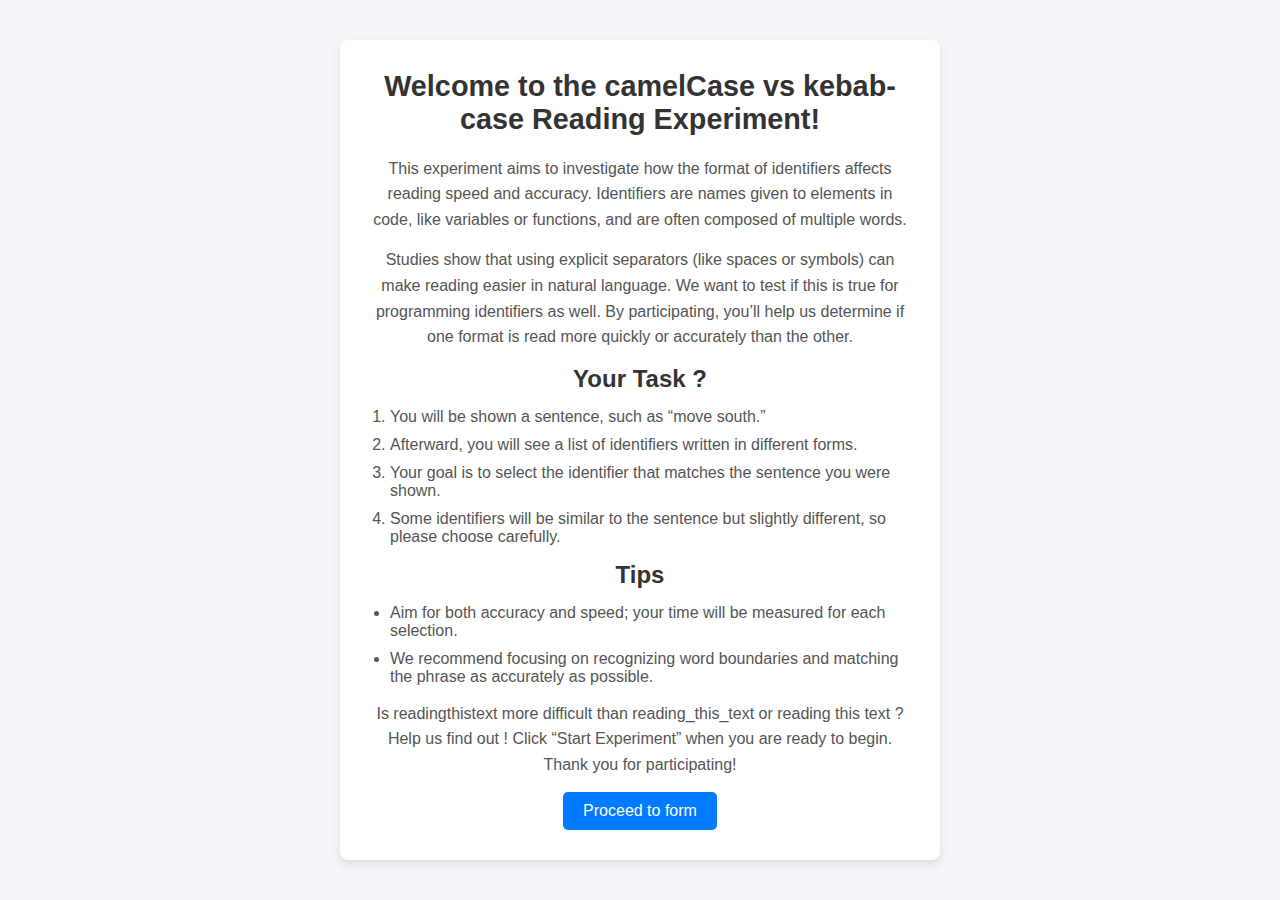
<file: Exp/index.html>
<!DOCTYPE html>
<html lang="en">
<head>
    <meta charset="UTF-8">
    <meta name="viewport" content="width=device-width, initial-scale=1.0">
    <title>camelCase vs kebab-case Experiment</title>
    <link rel="stylesheet" href="./css/home.css">
</head>
<body>
    <div id="welcome">
        <h1>Welcome to the camelCase vs kebab-case Reading Experiment!</h1>
        
        <p>This experiment aims to investigate how the format of identifiers affects reading speed and accuracy.
            Identifiers are names given to elements in code, like variables or functions, and are often composed of multiple words.</p>
        
      

       
        <p>Studies show that using explicit separators (like spaces or symbols) can make reading easier in natural language.
            We want to test if this is true for programming identifiers as well. By participating, you’ll help us determine
            if one format is read more quickly or accurately than the other.</p>
        
        <h2>Your Task ?</h2>
        <ol>
            <li>You will be shown a sentence, such as “move south.”</li>
            <li>Afterward, you will see a list of identifiers written in different forms.</li>
            <li>Your goal is to select the identifier that matches the sentence you were shown.</li>
            <li>Some identifiers will be similar to the sentence but slightly different, so please choose carefully.</li>
        </ol>
        
        <h2>Tips</h2>
        <ul>
            <li>Aim for both accuracy and speed; your time will be measured for each selection.</li>
            <li>We recommend focusing on recognizing word boundaries and matching the phrase as accurately as possible.</li>
        </ul>
        
       
        
        <p> Is readingthistext more difficult than reading_this_text or reading this text ? Help us find out !
            Click “Start Experiment” when you are ready to begin. Thank you for participating!</p>
        
            <a href="demographics.html">
                <button>Proceed to form</button>
            </a>
    </div>

    <!-- Demographics and other sections here -->
</body>
</html>
</file>
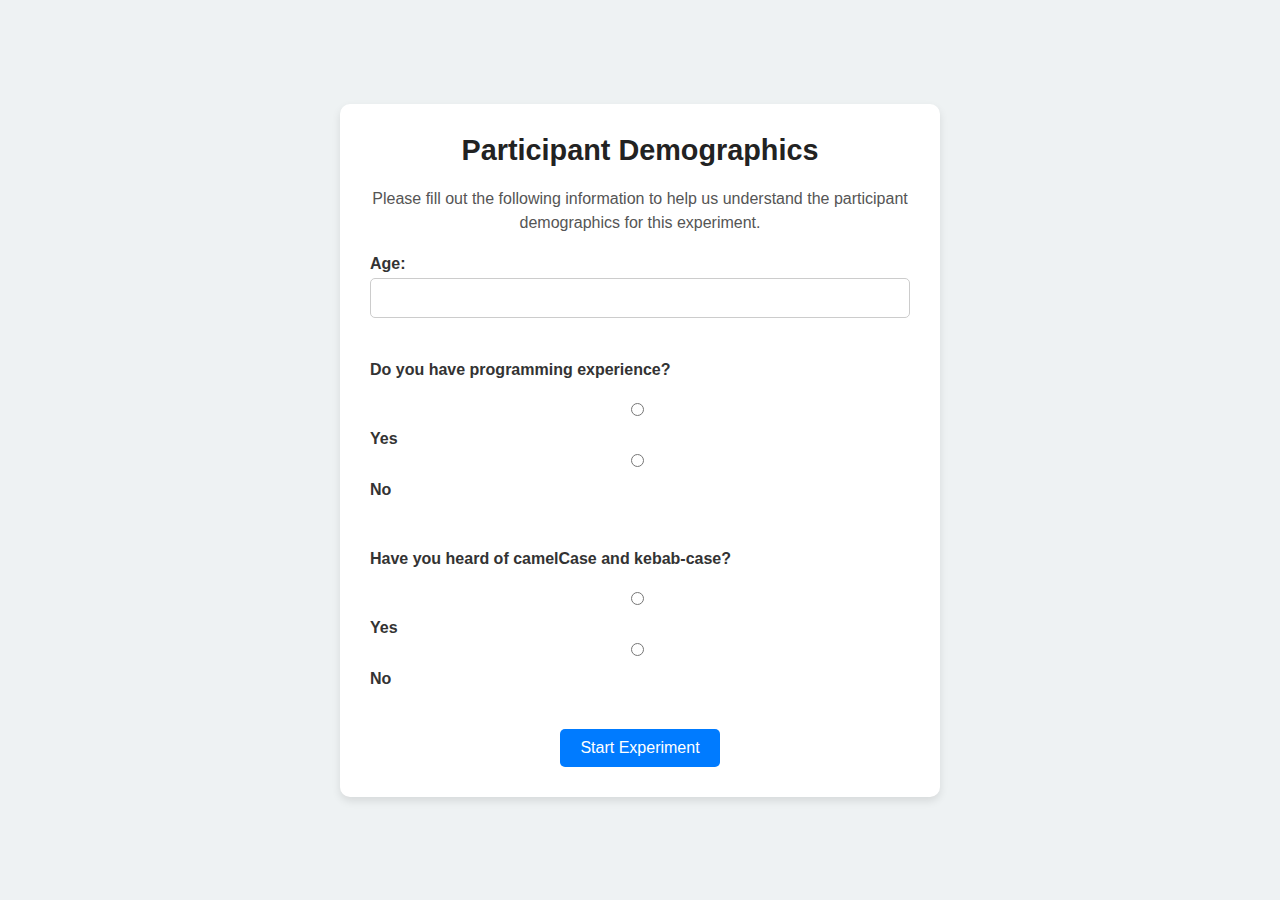
<file: Exp/demographics.html>
<!DOCTYPE html>
<html lang="en">
<head>
    <meta charset="UTF-8">
    <meta name="viewport" content="width=device-width, initial-scale=1.0">
    <title>Demographics Form</title>
    <link rel="stylesheet" href="./css/form.css">
    <script src="./js/form_script.js" defer></script>
</head>
<body>
    <div id="demographics">
        <h1>Participant Demographics</h1>
        <p>Please fill out the following information to help us understand the participant demographics for this experiment.</p>
        
        <form id="demographicsForm">
            <!-- Age Input -->
            <label for="age">Age:</label>
            <input type="number" id="age" name="age" required><br><br>

            <!-- Programming Experience Question -->
            <label>Do you have programming experience?</label><br>
            <input type="radio" id="experienceYes" name="experience" value="yes" onclick="toggleExperienceLevel(true)" required>
            <label for="experienceYes">Yes</label>
            <input type="radio" id="experienceNo" name="experience" value="no" onclick="toggleExperienceLevel(false)">
            <label for="experienceNo">No</label><br><br>

            <!-- Programming Level (Hidden by default) -->
            <div id="experienceLevel" style="display: none;">
                <label for="level">Please select your programming level:</label><br>
                <select id="level" name="level">
                    <option value="beginner">Beginner</option>
                    <option value="intermediate">Intermediate</option>
                    <option value="advanced">Advanced</option>
                </select><br><br>
            </div>

            <!-- Familiarity with camelCase and kebab-case -->
            <label>Have you heard of camelCase and kebab-case?</label><br>
            <input type="radio" id="familiarityYes" name="familiarity" value="yes" required>
            <label for="familiarityYes">Yes</label>
            <input type="radio" id="familiarityNo" name="familiarity" value="no">
            <label for="familiarityNo">No</label><br><br>

            <button type="submit">Start Experiment</button>
        </form>
    </div>
</body>
</html>
</file>
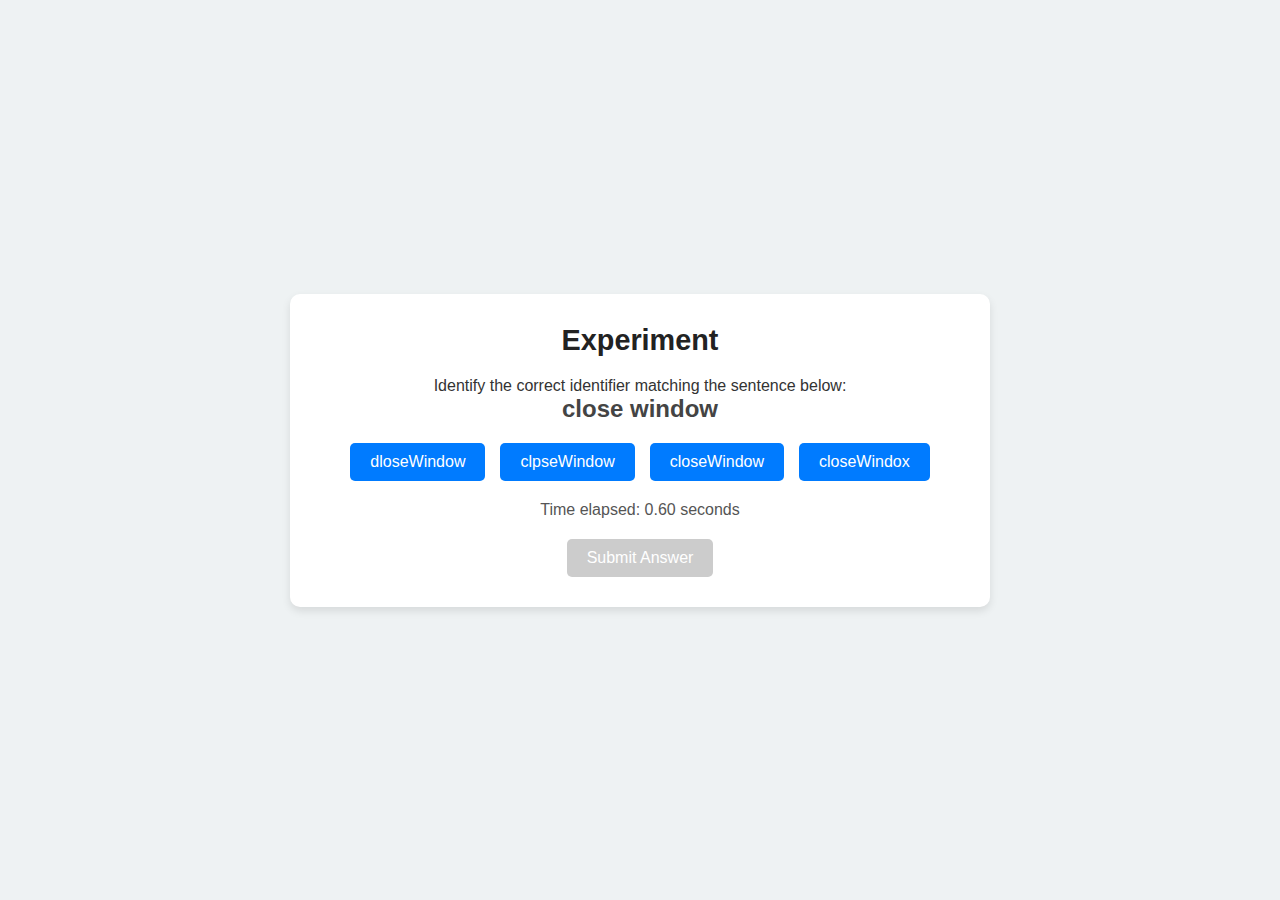
<file: Exp/experiment.html>
<!DOCTYPE html>
<html lang="en">
<head>
    <meta charset="UTF-8">
    <meta name="viewport" content="width=device-width, initial-scale=1.0">
    <title>Experiment</title>
    <link rel="stylesheet" href="./css/experiment.css">
    <script src="./js/experiment_script.js" defer></script>
</head>
<body>
<div id="experiment">
    <h1>Experiment</h1>
    <p id="instruction">Identify the correct identifier matching the sentence below:</p>

    <!-- Display the sentence -->
    <p id="sentence" style="font-size: 1.5em; font-weight: bold;"></p>

    <!-- Identifier choices -->
    <div id="choices"></div>

    <!-- Timer feedback -->
    <p id="timer">Time elapsed: <span id="timeElapsed">0</span> seconds</p>

    <!-- Button to submit answer -->
    <button id="submitBtn" disabled>Submit Answer</button>
</div>
</body>
</html>
</file>
<file: Exp/css/home.css>
/* styles.css */

* {
    margin: 0;
    padding: 0;
    box-sizing: border-box;
}

body {
    font-family: Arial, sans-serif;
    background-color: #f4f4f9;
    color: #333;
    display: flex;
    justify-content: center;
    align-items: center;
    min-height: 100vh;
    padding: 20px;
}

#welcome {
    background-color: #fff;
    border-radius: 8px;
    box-shadow: 0 4px 8px rgba(0, 0, 0, 0.1);
    padding: 30px;
    max-width: 600px;
    width: 100%;
    text-align: center;
}

#welcome h1 {
    font-size: 1.8em;
    color: #333;
    margin-bottom: 20px;
}

#welcome p {
    font-size: 1em;
    line-height: 1.6;
    margin-bottom: 15px;
    color: #555;
}

#welcome ol, #welcome ul {
    text-align: left;
    margin: 15px 0;
    padding-left: 20px;
    color: #555;
}

#welcome li {
    margin-bottom: 10px;
}

#welcome button {
    background-color: #007bff;
    color: #fff;
    padding: 10px 20px;
    border: none;
    border-radius: 5px;
    font-size: 1em;
    cursor: pointer;
    transition: background-color 0.3s;
}

#welcome button:hover {
    background-color: #0056b3;
}

#welcome a {
    text-decoration: none;
}
</file>
<file: Exp/css/form.css>
/* Basic Reset */
* {
    margin: 0;
    padding: 0;
    box-sizing: border-box;
}

/* Body Styling */
body {
    font-family: Arial, sans-serif;
    background-color: #eef2f3;
    color: #333;
    display: flex;
    justify-content: center;
    align-items: center;
    min-height: 100vh;
    padding: 20px;
}

/* Demographics Container */
#demographics {
    background-color: #fff;
    border-radius: 10px;
    box-shadow: 0 4px 8px rgba(0, 0, 0, 0.1);
    padding: 30px;
    max-width: 600px;
    width: 100%;
    text-align: center;
}

/* Heading Styling */
#demographics h1 {
    font-size: 1.8em;
    color: #222;
    margin-bottom: 20px;
}

/* Paragraph Styling */
#demographics p {
    font-size: 1em;
    color: #555;
    margin-bottom: 20px;
    line-height: 1.5;
}

/* Form Label Styling */
form label {
    display: block;
    text-align: left;
    margin: 10px 0 5px;
    font-weight: bold;
    color: #333;
}

/* Input Styling */
form input[type="number"],
form select {
    width: 100%;
    padding: 10px;
    margin-bottom: 15px;
    border: 1px solid #ccc;
    border-radius: 5px;
    font-size: 1em;
}

form input[type="radio"] {
    margin-right: 5px;
}

/* Experience Level Dropdown */
#experienceLevel {
    text-align: left;
}

/* Submit Button Styling */
button[type="submit"] {
    background-color: #007bff;
    color: white;
    border: none;
    padding: 10px 20px;
    border-radius: 5px;
    font-size: 1em;
    cursor: pointer;
    transition: background-color 0.3s, transform 0.2s;
}

button[type="submit"]:hover {
    background-color: #0056b3;
    transform: scale(1.05);
}

/* Responsive Adjustments */
@media (max-width: 768px) {
    #demographics {
        padding: 20px;
    }
}
</file>
<file: Exp/css/experiment.css>
/* experiment.css */

/* Basic Reset */
* {
    margin: 0;
    padding: 0;
    box-sizing: border-box;
}

/* Body Styling */
body {
    font-family: Arial, sans-serif;
    background-color: #eef2f3;
    color: #333;
    display: flex;
    justify-content: center;
    align-items: center;
    min-height: 100vh;
    padding: 20px;
}

/* Experiment Container */
#experiment {
    background-color: #fff;
    border-radius: 10px;
    box-shadow: 0 4px 8px rgba(0, 0, 0, 0.1);
    padding: 30px;
    max-width: 700px;
    width: 100%;
    text-align: center;
}

/* Heading Styling */
#experiment h1 {
    font-size: 1.8em;
    color: #222;
    margin-bottom: 20px;
}

/* Sentence Styling */
#sentence {
    font-size: 1.4em;
    margin-bottom: 20px;
    color: #444;
}

/* Choices Styling */
#choices {
    display: flex;
    flex-wrap: wrap;
    gap: 15px;
    justify-content: center;
    margin-bottom: 20px;
}

.choice-button {
    background-color: #007bff;
    color: white;
    padding: 10px 20px;
    border: none;
    border-radius: 5px;
    font-size: 1em;
    cursor: pointer;
    transition: background-color 0.3s, transform 0.2s;
}

.choice-button:hover {
    background-color: #0056b3;
}

.choice-button.selected {
    background-color: #28a745;
    transform: scale(1.1);
}

/* Timer Styling */
#timer {
    font-size: 1em;
    color: #555;
    margin-bottom: 20px;
}

/* Button Styling */
#submitBtn {
    background-color: #28a745;
    color: white;
    padding: 10px 20px;
    border: none;
    border-radius: 5px;
    font-size: 1em;
    cursor: pointer;
    transition: background-color 0.3s;
    display: inline-block;
}

#submitBtn:disabled {
    background-color: #ccc;
    cursor: not-allowed;
}

#submitBtn:hover:not(:disabled) {
    background-color: #218838;
}
</file>
